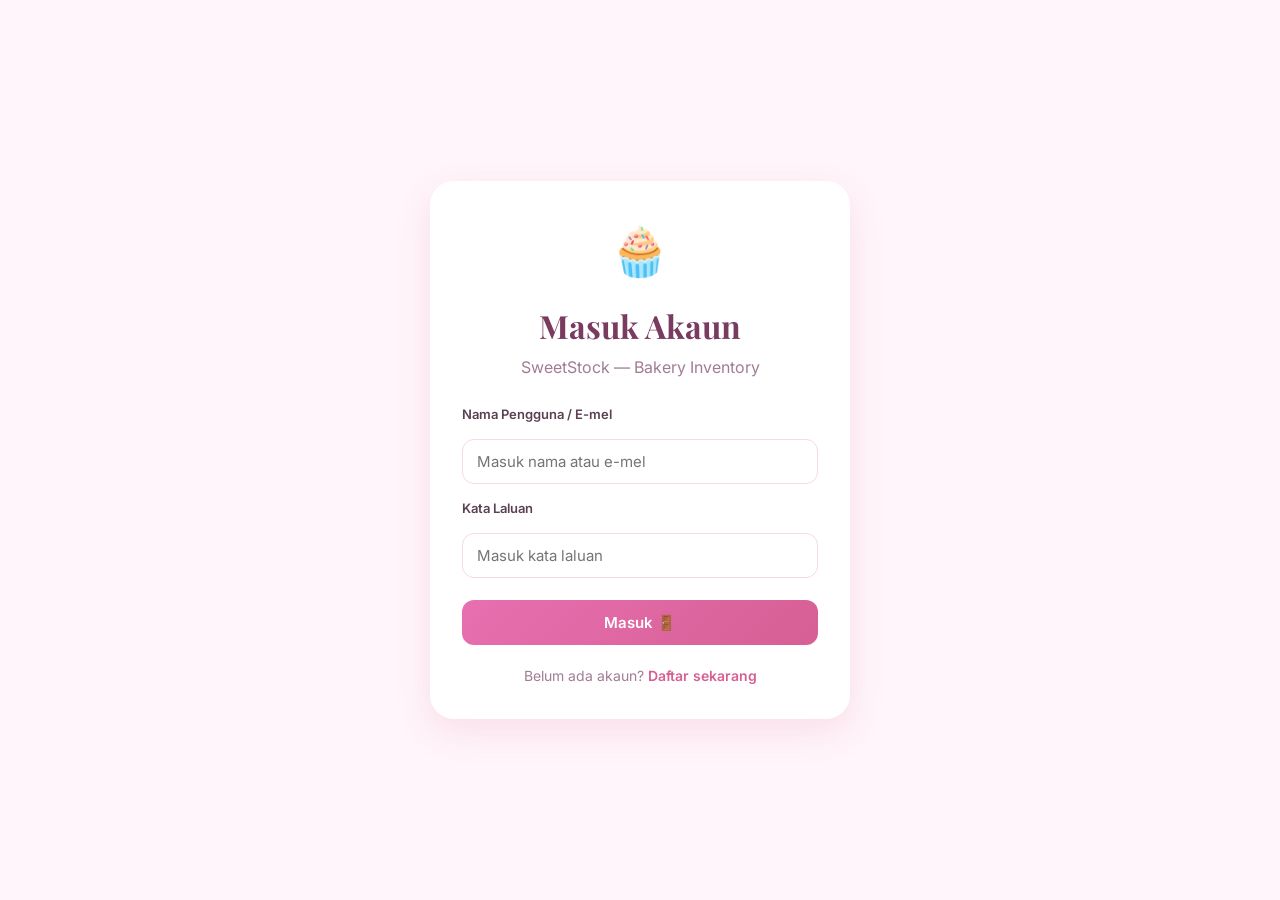
<file: index.html>
<!DOCTYPE html>
<html lang="ms">
<head>
    <meta charset="UTF-8" />
    <meta name="viewport" content="width=device-width, initial-scale=1.0" />
    <meta name="description" content="SweetStock — Bakery Inventory Management System" />
    <title>SweetStock · Bakery Inventory</title>
    <link rel="preconnect" href="https://fonts.googleapis.com">
    <link rel="preconnect" href="https://fonts.gstatic.com" crossorigin>
    <link href="https://fonts.googleapis.com/css2?family=Inter:wght@400;500;600;700&family=Playfair+Display:wght@700&display=swap" rel="stylesheet">
    <link rel="stylesheet" href="style.css" />
</head>
<body>
  <div class="app-shell">
    <aside class="sidebar" id="sidebar">
      <div class="brand">
        <div class="brand-icon">🧁</div>
        <div>
          <h1>SweetStock</h1>
          <p>Bakery Inventory</p>
        </div>
      </div>
      <nav class="nav-menu">
        <button class="nav-link active" data-section="dashboard">
          <span>⌂</span> Dashboard
        </button>
        <button class="nav-link" data-section="inventory">
          <span>▦</span> Inventory
        </button>
        <button class="nav-link" data-section="orders">
          <span>🧾</span> Orders
        </button>
        <button class="nav-link" data-section="suppliers">
          <span>🚚</span> Suppliers
        </button>
        <button class="nav-link" data-section="reports">
          <span>📊</span> Reports
        </button>
      </nav>
      <div class="sidebar-footer">
        <div class="user-card">
          <div class="avatar" id="userAvatar"></div>
          <div>
            <strong id="userName"></strong>
            <span><a href="#" id="logoutLink">Log Keluar</a></span>
          </div>
        </div>
      </div>
    </aside>
    <main class="main-content">
      <header class="topbar">
        <button class="menu-btn" id="menuBtn" aria-label="Buka Menu">☰</button>
        <div>
          <p class="eyebrow">Bakery Inventory Management</p>
          <h2 id="pageTitle">Dashboard</h2>
        </div>
        <div class="topbar-actions">
          <div class="date-chip" id="todayDate"></div>
          <button class="primary-btn" id="addProductBtn">＋ Add Product</button>
        </div>
      </header>
      <section class="content-section active" id="dashboardSection">
        <div class="hero-card">
          <div>
            <span class="badge">🍬 Inventory Overview</span>
            <h3>Keep your bakery stocked and ready 🧁</h3>
            <p>Track ingredients, finished products, stock levels and supplier activity from one simple dashboard.</p>
          </div>
          <div class="hero-illustration" aria-hidden="true">
            <div class="cupcake-3d">
    <div class="cupcake-wrapper">

        <div class="cupcake-cherry">
            🍒
        </div>

        <div class="cupcake-frosting">
            <div class="frosting-swirly"></div>

            <div class="cupcake-sprinkles">
                💕 🍬 💛
            </div>
        </div>

        <div class="cupcake-liner"></div>

    </div>
</div>
        </div>
        <div class="stats-grid">
          <article class="stat-card">
            <div class="stat-icon">📦</div>
            <div>
              <p>Total Products</p>
              <h3 id="totalProducts">0</h3>
              <span>All inventory items</span>
            </div>
          </article>
          <article class="stat-card">
            <div class="stat-icon">⚠️</div>
            <div>
              <p>Low Stock</p>
              <h3 id="lowStockCount">0</h3>
              <span>Need restocking soon</span>
            </div>
          </article>
          <article class="stat-card">
            <div class="stat-icon">💰</div>
            <div>
              <p>Inventory Value</p>
              <h3 id="inventoryValue">RM 0.00</h3>
              <span>Estimated stock value</span>
            </div>
          </article>
          <article class="stat-card">
            <div class="stat-icon">🛒</div>
            <div>
              <p>Orders Today</p>
              <h3>18</h3>
              <span>Customer orders</span>
            </div>
          </article>
        </div>
        <div class="dashboard-grid">
          <section class="panel">
            <div class="panel-header">
              <div>
                <p class="eyebrow">Stock Alert</p>
                <h3>Low Stock Items</h3>
              </div>
              <button class="text-btn" data-goto="inventory">View all →</button>
            </div>
            <div id="lowStockList" class="low-stock-list"></div>
          </section>
          <section class="panel">
            <div class="panel-header">
              <div>
                <p class="eyebrow">Activity</p>
                <h3>Recent Orders</h3>
              </div>
            </div>
            <div class="order-list">
              <div class="order-item">
                <div><strong>#BK-1048</strong><span>Chocolate Croissant × 6</span></div>
                <span class="status completed">Completed ✅</span>
              </div>
              <div class="order-item">
                <div><strong>#BK-1047</strong><span>Sourdough Loaf × 2</span></div>
                <span class="status preparing">Preparing 👩‍🍳</span>
              </div>
              <div class="order-item">
                <div><strong>#BK-1046</strong><span>Red Velvet Cupcake × 12</span></div>
                <span class="status completed">Completed ✅</span>
              </div>
              <div class="order-item">
                <div><strong>#BK-1045</strong><span>Butter Cake × 1</span></div>
                <span class="status pending">Pending ⏳</span>
              </div>
            </div>
          </section>
        </div>
      </section>
      <section class="content-section" id="inventorySection">
        <div class="panel">
          <div class="inventory-toolbar">
            <div>
              <p class="eyebrow">Product Management</p>
              <h3>Inventory List 📋</h3>
            </div>
            <div class="toolbar-actions">
              <input type="search" id="searchInput" placeholder="Search product..." />
              <select id="categoryFilter">
                <option value="all">All Categories</option>
                <option value="Ingredient">Ingredient</option>
                <option value="Bread">Bread</option>
                <option value="Pastry">Pastry</option>
                <option value="Cake">Cake</option>
              </select>
              <select id="stockFilter">
                <option value="all">All Stock</option>
                <option value="low">Low Stock</option>
                <option value="available">Available</option>
              </select>
            </div>
          </div>
          <div class="table-wrap">
            <table>
              <thead>
                <tr>
                  <th>Product</th>
                  <th>Category</th>
                  <th>Stock</th>
                  <th>Unit</th>
                  <th>Unit Price</th>
                  <th>Status</th>
                  <th>Action</th>
                </tr>
              </thead>
              <tbody id="inventoryTableBody"></tbody>
            </table>
          </div>
        </div>
      </section>
      <section class="content-section" id="ordersSection">
        <div class="empty-page-card">
          <div class="empty-icon">🧾</div>
          <h3>Order Management</h3>
          <p>Order tracking page — ready for your data.</p>
        </div>
      </section>
      <section class="content-section" id="suppliersSection">
        <div class="supplier-grid">
          <article class="supplier-card">
            <div class="supplier-logo">FM</div>
            <h3>Fresh Mills Sdn. Bhd.</h3>
            <p>Flour, sugar and baking dry goods.</p>
            <span>📞 +60 12-345 6789</span>
          </article>
          <article class="supplier-card">
            <div class="supplier-logo">DP</div>
            <h3>DairyPlus Trading</h3>
            <p>Butter, milk, cream and cheese.</p>
            <span>📞 +60 11-222 9088</span>
          </article>
          <article class="supplier-card">
            <div class="supplier-logo">CC</div>
            <h3>Cocoa Craft Supply</h3>
            <p>Chocolate, cocoa and decorations.</p>
            <span>📞 +60 13-889 1900</span>
          </article>
        </div>
      </section>
      <section class="content-section" id="reportsSection">
        <div class="reports-grid">
          <article class="panel report-card">
            <p class="eyebrow">Stock Health</p>
            <h3>Inventory Summary 📊</h3>
            <div class="progress-row">
              <div><span>✅ Available Stock</span><strong id="availablePercent">0%</strong></div>
              <div class="progress"><div id="availableBar"></div></div>
            </div>
            <div class="progress-row">
              <div><span>⚠️ Low Stock</span><strong id="lowPercent">0%</strong></div>
              <div class="progress"><div id="lowBar"></div></div>
            </div>
          </article>
          <article class="panel report-card">
            <p class="eyebrow">Estimated Value</p>
            <h3 id="reportValue">RM 0.00</h3>
            <p class="muted">Calculated using current stock × unit price.</p>
          </article>
        </div>
      </section>
    </main>
  </div>
  <div class="modal-backdrop" id="productModal">
    <div class="modal">
      <div class="modal-header">
        <div>
          <p class="eyebrow">Inventory</p>
          <h3 id="modalTitle">Add New Product ✨</h3>
        </div>
        <button class="close-btn" id="closeModalBtn" aria-label="Tutup">×</button>
      </div>
      <form id="productForm">
        <input type="hidden" id="productId" />
        <div class="form-grid">
          <label>Product Name<input id="productName" type="text" required placeholder="Contoh: Bread Flour" /></label>
          <label>Category<select id="productCategory" required>
            <option value="Ingredient">Ingredient</option>
            <option value="Bread">Bread</option>
            <option value="Pastry">Pastry</option>
            <option value="Cake">Cake</option>
          </select></label>
          <label>Stock Quantity<input id="productStock" type="number" min="0" step="0.01" required /></label>
          <label>Unit<select id="productUnit" required>
            <option value="kg">kg</option>
            <option value="pack">pack</option>
            <option value="pcs">pcs</option>
            <option value="box">box</option>
            <option value="bottle">bottle</option>
          </select></label>
          <label>Unit Price (RM)<input id="productPrice" type="number" min="0" step="0.01" required /></label>
          <label>Low Stock Level<input id="productMinimum" type="number" min="0" step="0.01" required /></label>
        </div>
        <div class="modal-actions">
          <button type="button" class="secondary-btn" id="cancelBtn">Cancel</button>
          <button type="submit" class="primary-btn">Save Product 💾</button>
        </div>
      </form>
    </div>
  </div>
  <div class="toast" id="toast"></div>
  <script src="app.js"></script>
</body>
</html>
</file>
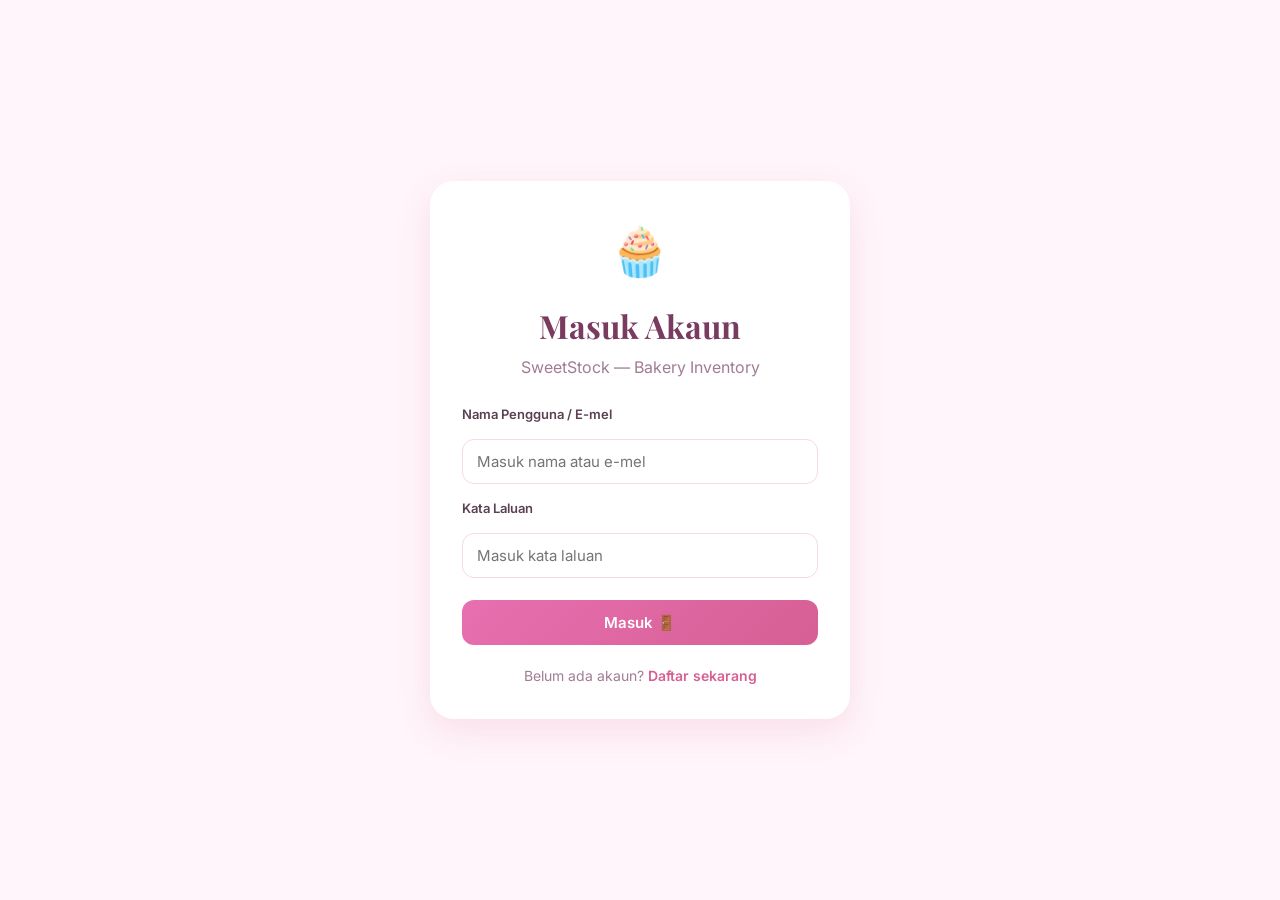
<file: login.html>
<!DOCTYPE html>
<html lang="ms">
<head>
    <meta charset="UTF-8">
    <meta name="viewport" content="width=device-width, initial-scale=1.0">
    <title>Masuk · SweetStock</title>
    <link rel="preconnect" href="https://fonts.googleapis.com">
    <link rel="preconnect" href="https://fonts.gstatic.com" crossorigin>
    <link href="https://fonts.googleapis.com/css2?family=Inter:wght@400;500;600;700&family=Playfair+Display:wght@700&display=swap" rel="stylesheet">
    <link rel="stylesheet" href="style.css">
</head>
<body class="auth-body">
    <div class="auth-card">
        <div class="auth-header">
            <div class="auth-icon">🧁</div>
            <h1>Masuk Akaun</h1>
            <p class="desc">SweetStock — Bakery Inventory</p>
        </div>
        <div class="alert error" id="errorMsg"></div>
        <form id="loginForm">
            <label>Nama Pengguna / E-mel</label>
            <input type="text" id="userInput" required placeholder="Masuk nama atau e-mel">
            <label>Kata Laluan</label>
            <input type="password" id="password" required placeholder="Masuk kata laluan">
            <button type="submit">Masuk 🚪</button>
        </form>
        <div class="link">Belum ada akaun? <a href="signup.html">Daftar sekarang</a></div>
    </div>
    <script>
        if (localStorage.getItem('sweetstock_currentUser')) {
            window.location.href = 'index.html';
        }
        const loginForm = document.getElementById('loginForm');
        const errorMsg = document.getElementById('errorMsg');
        loginForm.addEventListener('submit', e => {
            e.preventDefault();
            errorMsg.style.display = 'none';
            const userInput = document.getElementById('userInput').value.trim();
            const password = document.getElementById('password').value;
            const users = JSON.parse(localStorage.getItem('sweetstock_users') || '[]');
            const user = users.find(u => 
                (u.username === userInput || u.email === userInput) && u.password === password
            );
            if (user) {
                localStorage.setItem('sweetstock_currentUser', JSON.stringify({
                    fullName: user.fullName,
                    username: user.username
                }));
                window.location.href = 'index.html';
            } else {
                errorMsg.textContent = 'Nama pengguna/e-mel atau kata laluan salah!';
                errorMsg.style.display = 'block';
            }
        });
    </script>
</body>
</html>
</file>
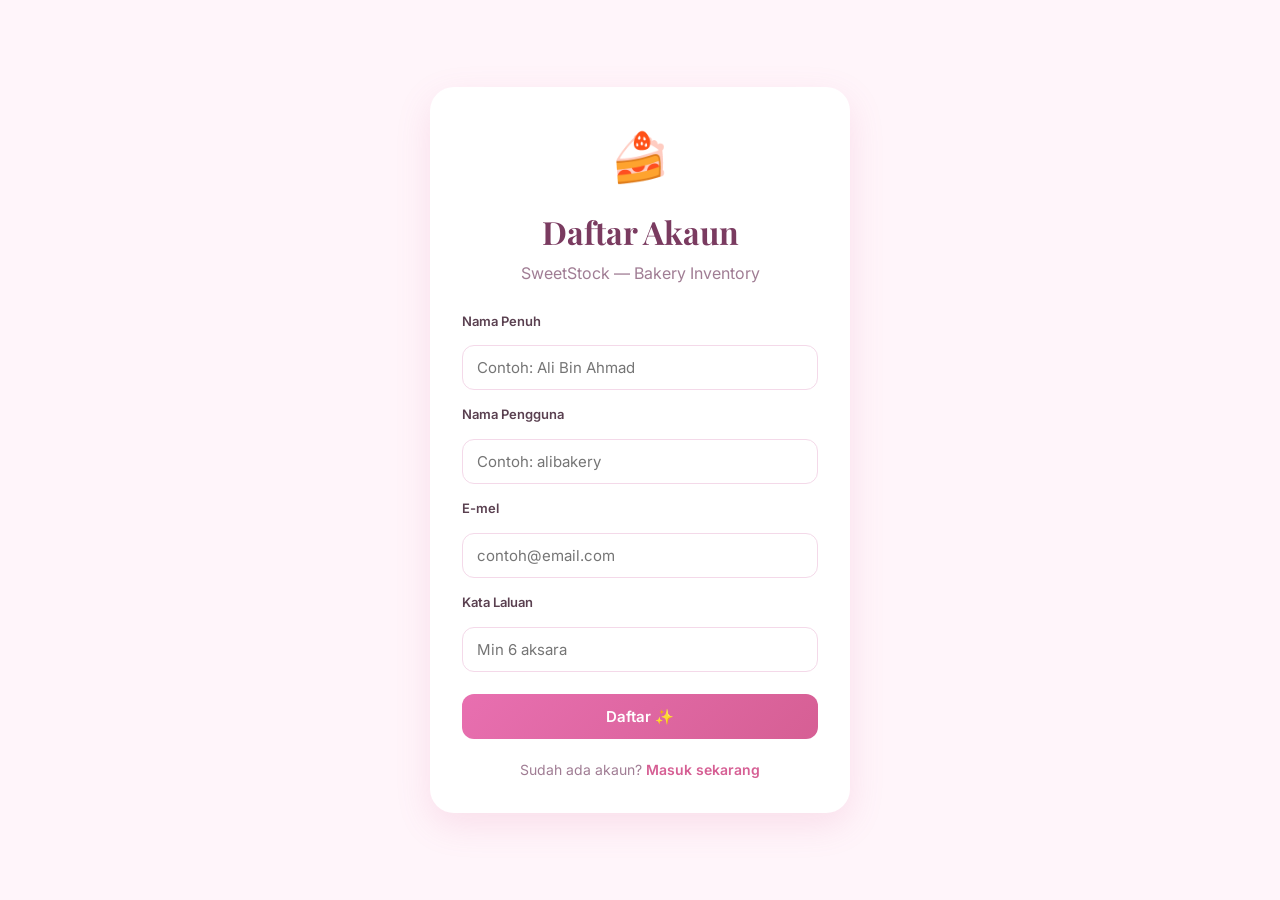
<file: signup.html>
<!DOCTYPE html>
<html lang="ms">
<head>
    <meta charset="UTF-8">
    <meta name="viewport" content="width=device-width, initial-scale=1.0">
    <title>Daftar · SweetStock</title>
    <link rel="preconnect" href="https://fonts.googleapis.com">
    <link rel="preconnect" href="https://fonts.gstatic.com" crossorigin>
    <link href="https://fonts.googleapis.com/css2?family=Inter:wght@400;500;600;700&family=Playfair+Display:wght@700&display=swap" rel="stylesheet">
    <link rel="stylesheet" href="style.css">
</head>
<body class="auth-body">
    <div class="auth-card">
        <div class="auth-header">
            <div class="auth-icon">🍰</div>
            <h1>Daftar Akaun</h1>
            <p class="desc">SweetStock — Bakery Inventory</p>
        </div>
        <div class="alert error" id="errorMsg"></div>
        <div class="alert success" id="successMsg"></div>
        <form id="signupForm">
            <label>Nama Penuh</label>
            <input type="text" id="fullName" required placeholder="Contoh: Ali Bin Ahmad">
            <label>Nama Pengguna</label>
            <input type="text" id="username" required placeholder="Contoh: alibakery">
            <label>E-mel</label>
            <input type="email" id="email" required placeholder="contoh@email.com">
            <label>Kata Laluan</label>
            <input type="password" id="password" required placeholder="Min 6 aksara">
            <button type="submit">Daftar ✨</button>
        </form>
        <div class="link">Sudah ada akaun? <a href="login.html">Masuk sekarang</a></div>
    </div>
    <script>
        if (localStorage.getItem('sweetstock_currentUser')) {
            window.location.href = 'index.html';
        }
        const signupForm = document.getElementById('signupForm');
        const errorMsg = document.getElementById('errorMsg');
        const successMsg = document.getElementById('successMsg');
        signupForm.addEventListener('submit', e => {
            e.preventDefault();
            errorMsg.style.display = 'none';
            successMsg.style.display = 'none';
            const fullName = document.getElementById('fullName').value.trim();
            const username = document.getElementById('username').value.trim();
            const email = document.getElementById('email').value.trim();
            const password = document.getElementById('password').value;
            if (password.length < 6) {
                errorMsg.textContent = 'Kata laluan sekurang-kurangnya 6 aksara!';
                errorMsg.style.display = 'block';
                return;
            }
            let users = JSON.parse(localStorage.getItem('sweetstock_users') || '[]');
            if (users.find(u => u.username === username || u.email === email)) {
                errorMsg.textContent = 'Nama pengguna atau e-mel sudah digunakan!';
                errorMsg.style.display = 'block';
                return;
            }
            users.push({ fullName, username, email, password });
            localStorage.setItem('sweetstock_users', JSON.stringify(users));
            successMsg.textContent = 'Akaun berjaya dibuat! Mengalih ke halaman masuk...';
            successMsg.style.display = 'block';
            signupForm.reset();
            setTimeout(() => window.location.href = 'login.html', 1500);
        });
    </script>
</body>
</html>
</file>
<file: style.css>
/* ===== TEMA UTAMA & GLOBAL ===== */
:root {
    --bg: #fff5fa;
    --primary: #d65f94;
    --primary-dark: #b84a7c;
    --secondary: #f8c8dc;
    --accent: #f0a8d0;
    --text: #4a3042;
    --text-light: #7a5a70;
    --muted: #a07d94;
    --error: #c03e70;
    --success: #267247;
    --warning: #e69500;
    --card-bg: #ffffff;
    --sidebar-bg: #5a2e4c;
    --sidebar-text: #fce4ef;
    --border: #f4d9e9;
    --shadow: rgba(214, 95, 148, 0.12);
}
* { margin: 0; padding: 0; box-sizing: border-box; }
body {
    font-family: "Inter", sans-serif;
    background: var(--bg);
    color: var(--text);
    line-height: 1.6;
}
a { text-decoration: none; color: inherit; }
button { font-family: inherit; cursor: pointer; border: none; }
input, select { font-family: inherit; }

/* ===== HALAMAN DAFTAR & MASUK ===== */
.auth-body {
    margin: 0;
    font-family: "Inter", sans-serif;
    background: var(--bg);
    min-height: 100vh;
    display: grid;
    place-items: center;
    padding: 20px;
}
.auth-card {
    background: white;
    border-radius: 24px;
    padding: 32px;
    width: 100%;
    max-width: 420px;
    box-shadow: 0 12px 35px rgba(214,95,148,0.15);
}
.auth-header {
    text-align: center;
    margin-bottom: 24px;
}
.auth-icon { font-size: 48px; margin-bottom: 8px; }
.auth-header h1 {
    font-family: "Playfair Display", serif;
    color: #7a3b60;
    margin: 10px 0 4px;
}
.desc { color: var(--muted); margin: 0; }
.alert { padding: 12px; border-radius: 12px; margin-bottom: 16px; display: none; }
.alert.error { background: #ffe9f2; color: var(--error); }
.alert.success { background: #e7f6ed; color: var(--success); }
.auth-body form { display: grid; gap: 14px; }
.auth-body label {
    font-size: 13px;
    font-weight: 600;
    color: #5a4050;
}
.auth-body input {
    width: 100%;
    padding: 12px 14px;
    border: 1px solid #f4d9e9;
    border-radius: 12px;
    font-size: 15px;
    outline: none;
}
.auth-body input:focus {
    border-color: var(--primary);
    box-shadow: 0 0 0 3px rgba(214,95,148,0.1);
}
.auth-body button {
    background: linear-gradient(135deg, #e86fb0, #d65f94);
    color: white;
    border: none;
    padding: 13px;
    border-radius: 12px;
    font-size: 15px;
    font-weight: 600;
    cursor: pointer;
    margin-top: 8px;
}
.auth-body button:hover { background: var(--primary-dark); }
.link {
    text-align: center;
    margin-top: 20px;
    font-size: 14px;
    color: var(--muted);
}
.link a {
    color: var(--primary);
    text-decoration: none;
    font-weight: 600;
}

/* ===== SUSUN ATUR APLIKASI ===== */
.app-shell { display: flex; min-height: 100vh; }
.sidebar {
    width: 260px;
    background: var(--sidebar-bg);
    color: var(--sidebar-text);
    display: flex;
    flex-direction: column;
    position: fixed;
    height: 100vh;
    left: 0;
    top: 0;
    z-index: 100;
}
.brand {
    display: flex;
    align-items: center;
    gap: 12px;
    padding: 24px 20px;
    border-bottom: 1px solid rgba(255,255,255,0.1);
}
.brand-icon { font-size: 32px; }
.brand h1 { font-family: "Playfair Display", serif; font-size: 20px; color: white; }
.brand p { font-size: 12px; color: var(--secondary); }
.nav-menu { flex: 1; padding: 20px 12px; }
.nav-link {
    display: flex;
    align-items: center;
    gap: 12px;
    width: 100%;
    padding: 12px 16px;
    margin-bottom: 4px;
    background: transparent;
    color: var(--sidebar-text);
    border-radius: 12px;
    font-size: 14px;
    font-weight: 500;
    transition: all 0.2s;
}
.nav-link:hover { background: rgba(255,255,255,0.08); }
.nav-link.active {
    background: var(--primary);
    color: white;
    box-shadow: 0 4px 12px rgba(214,95,148,0.3);
}
.sidebar-footer {
    padding: 20px;
    border-top: 1px solid rgba(255,255,255,0.1);
}
.user-card { display: flex; align-items: center; gap: 12px; }
.avatar {
    width: 44px; height: 44px; border-radius: 50%;
    background: linear-gradient(135deg, #e86fb0, #d65f94);
    color: white; display: flex; align-items: center; justify-content: center;
    font-weight: 700; font-size: 16px;
}
.user-card strong { display: block; color: white; font-size: 14px; }
.user-card span { font-size: 12px; color: var(--secondary); }
.user-card span a { color: inherit; text-decoration: none; }

/* ===== KANDUNGAN UTAMA ===== */
.main-content { flex: 1; margin-left: 260px; padding: 24px 32px; }
.menu-btn { display: none; font-size: 24px; background: transparent; color: var(--text); padding: 4px 10px; }
.topbar {
    display: flex; align-items: center; justify-content: space-between;
    margin-bottom: 28px; flex-wrap: wrap; gap: 16px;
}
.eyebrow { font-size: 12px; color: var(--muted); text-transform: uppercase; letter-spacing: 0.5px; }
.topbar h2 { font-size: 24px; color: var(--text); }
.topbar-actions { display: flex; align-items: center; gap: 12px; }
.date-chip {
    background: white; padding: 8px 14px; border-radius: 20px;
    font-size: 13px; color: var(--text-light); box-shadow: 0 2px 6px var(--shadow);
}
.primary-btn {
    background: linear-gradient(135deg, #e86fb0, #d65f94);
    color: white; padding: 10px 20px; border-radius: 12px;
    font-size: 14px; font-weight: 600;
    box-shadow: 0 4px 12px rgba(214,95,148,0.3); transition: transform 0.2s;
}
.primary-btn:hover { transform: translateY(-2px); }

/* ===== KANDUNGAN BAHAGIAN ===== */
.content-section { display: none; }
.content-section.active { display: block; animation: fadeIn 0.3s ease; }
@keyframes fadeIn {
    from { opacity: 0; transform: translateY(8px); }
    to { opacity: 1; transform: translateY(0); }
}

/* ===== KAD UTAMA ===== */
.hero-card {
    background: white; border-radius: 20px; padding: 32px;
    display: flex; align-items: center; justify-content: space-between;
    gap: 24px; margin-bottom: 28px;
    box-shadow: 0 6px 20px var(--shadow); flex-wrap: wrap;
}
.badge {
    display: inline-block; background: #ffe9f2; color: var(--primary);
    padding: 6px 14px; border-radius: 20px; font-size: 12px;
    font-weight: 600; margin-bottom: 12px;
}
.hero-card h3 { font-size: 26px; margin-bottom: 8px; color: var(--text); }
.hero-card p { color: var(--text-light); max-width: 500px; }
.hero-illustration { padding: 10px; min-width: 160px; display: flex; justify-content: center; }

/* MATIKAN SEMUA ANIMATION LAMA */

.cupcake-3d *,
.cupcake-wrapper *,
.cupcake-frosting *,
.frosting-swirly *,
.cupcake-sprinkles *,
.cupcake-cherry * {
    animation: none !important;
}
/* DESKTOP */

@media (min-width: 769px) {

    .cupcake-3d {
        position: relative !important;
        transform: none !important;
    }

}
/* MOBILE */

@media (max-width: 768px) {

    .cupcake-3d {
        width: 130px !important;
        height: 170px !important;

        flex-basis: 130px !important;
    }

    .cupcake-wrapper {
        transform: scale(0.85) !important;
        transform-origin: top center !important;
    }

}

/* ===== REDUCE MOTION ===== */

@media (prefers-reduced-motion: reduce) {

    .cupcake-3d,
    .cupcake-sprinkles {
        animation: none;
    }
}

/* ===== STATISTIK ===== */
.stats-grid {
    display: grid; grid-template-columns: repeat(auto-fit, minmax(220px, 1fr));
    gap: 20px; margin-bottom: 28px;
}
.stat-card {
    background: white; border-radius: 16px; padding: 24px;
    display: flex; gap: 14px; box-shadow: 0 4px 14px var(--shadow);
}
.stat-icon { font-size: 32px; }
.stat-card p { font-size: 13px; color: var(--muted); }
.stat-card h3 { font-size: 28px; color: var(--text); }
.stat-card span { font-size: 12px; color: var(--muted); }

/* ===== BAHAGIAN BAWAH ===== */
.dashboard-grid {
    display: grid; grid-template-columns: repeat(auto-fit, minmax(380px, 1fr)); gap: 20px;
}
.panel {
    background: white; border-radius: 16px; padding: 24px;
    box-shadow: 0 4px 14px var(--shadow);
}
.panel-header {
    display: flex; justify-content: space-between; align-items: center; margin-bottom: 16px;
}
.panel-header h3 { font-size: 18px; color: var(--text); }
.text-btn { background: transparent; color: var(--primary); font-size: 13px; font-weight: 600; }
.low-stock-list, .order-list { margin-top: 12px; }
.stock-alert, .order-item {
    display: flex; justify-content: space-between; align-items: center;
    padding: 12px 0; border-bottom: 1px solid var(--border);
}
.stock-alert:last-child, .order-item:last-child { border-bottom: none; }
.stock-alert strong { display: block; }
.stock-alert span { font-size: 12px; color: var(--muted); }
.stock-qty { color: var(--error); font-weight: 600; }
.status {
    padding: 4px 10px; border-radius: 12px; font-size: 12px; font-weight: 600;
}
.status.completed { background: #e7f6ed; color: var(--success); }
.status.preparing { background: #fff4e5; color: #b37400; }
.status.pending { background: #f3e5ff; color: #7b48b8; }

/* ===== JADUAL INVENTORI ===== */
.inventory-toolbar {
    display: flex; justify-content: space-between; align-items: center;
    flex-wrap: wrap; gap: 12px; margin-bottom: 16px;
}
.toolbar-actions { display: flex; gap: 8px; flex-wrap: wrap; }
.toolbar-actions input, .toolbar-actions select {
    padding: 8px 12px; border: 1px solid var(--border);
    border-radius: 10px; font-size: 13px;
}
.table-wrap { overflow-x: auto; }
table { width: 100%; border-collapse: collapse; }
th {
    background: var(--bg); padding: 12px; text-align: left;
    font-size: 12px; color: var(--muted); text-transform: uppercase;
}
td { padding: 14px 12px; border-bottom: 1px solid var(--border); font-size: 14px; }
.stock-status {
    padding: 4px 10px; border-radius: 12px; font-size: 12px; font-weight: 600;
}
.stock-status.low { background: #ffe9f2; color: var(--error); }
.stock-status.available { background: #e7f6ed; color: var(--success); }
.action-group { display: flex; gap: 6px; }
.icon-btn {
    background: var(--bg); border: none; width: 32px; height: 32px;
    border-radius: 8px; font-size: 14px; cursor: pointer;
}

/* ===== PEMBEKAL & LAPORAN ===== */
.supplier-grid, .reports-grid {
    display: grid; grid-template-columns: repeat(auto-fit, minmax(260px, 1fr)); gap: 20px;
}
.supplier-card {
    background: white; border-radius: 16px; padding: 24px;
    box-shadow: 0 4px 14px var(--shadow);
}
.supplier-logo {
    width: 48px; height: 48px; border-radius: 12px;
    background: linear-gradient(135deg, #e86fb0, #d65f94);
    color: white; display: flex; align-items: center; justify-content: center;
    font-weight: 700; margin-bottom: 12px;
}
.supplier-card h3 { font-size: 16px; margin-bottom: 4px; }
.supplier-card p { font-size: 13px; color: var(--muted); margin-bottom: 8px; }
.supplier-card span { font-size: 13px; color: var(--text-light); }
.progress-row { margin: 16px 0; }
.progress-row > div:first-child {
    display: flex; justify-content: space-between; margin-bottom: 6px;
}
.progress {
    height: 10px; background: var(--bg); border-radius: 5px; overflow: hidden;
}
.progress > div { height: 100%; border-radius: 5px; transition: width 0.5s ease; }
#availableBar { background: linear-gradient(90deg, #4cc978, #38a860); }
#lowBar { background: linear-gradient(90deg, #f2a65a, #e68a00); }
.muted { color: var(--muted); font-size: 13px; margin-top: 4px; }
.empty-page-card { text-align: center; padding: 60px 20px; color: var(--muted); }
.empty-icon { font-size: 48px; margin-bottom: 16px; }

/* ===== MODAL ===== */
.modal-backdrop {
    position: fixed; inset: 0; background: rgba(0,0,0,0.5);
    display: flex; align-items: center; justify-content: center;
    z-index: 200; opacity: 0; visibility: hidden; transition: all 0.3s;
}
.modal-backdrop.show { opacity: 1; visibility: visible; }
.modal {
    background: white; border-radius: 20px; width: 90%; max-width: 520px;
    padding: 28px; transform: translateY(20px); transition: transform 0.3s;
}
.modal-backdrop.show .modal { transform: translateY(0); }
.modal-header {
    display: flex; justify-content: space-between; align-items: flex-start; margin-bottom: 20px;
}
.close-btn { font-size: 24px; background: transparent; color: var(--muted); padding: 0; line-height: 1; }
.form-grid { display: grid; grid-template-columns: repeat(2, 1fr); gap: 14px; }
.form-grid label {
    display: flex; flex-direction: column; gap: 6px;
    font-size: 13px; font-weight: 600; color: var(--text-light);
}
.form-grid input, .form-grid select {
    padding: 10px 12px; border: 1px solid var(--border); border-radius: 10px; font-size: 14px;
}
.form-grid input:focus, .form-grid select:focus {
    outline: none; border-color: var(--primary);
    box-shadow: 0 0 0 3px rgba(214,95,148,0.1);
}
.form-grid label:nth-child(1),
.form-grid label:nth-child(3) { grid-column: 1 / -1; }
.modal-actions { display: flex; justify-content: flex-end; gap: 10px; margin-top: 20px; }
.secondary-btn {
    background: var(--border); color: var(--text); padding: 10px 20px;
    border-radius: 12px; font-size: 14px; font-weight: 600;
}
.toast {
    position: fixed; bottom: 24px; right: 24px; background: var(--text);
    color: white; padding: 14px 24px; border-radius: 12px;
    box-shadow: 0 6px 20px rgba(0,0,0,0.2);
    transform: translateY(100px); opacity: 0; transition: all 0.3s; z-index: 300;
}
.toast.show { transform: translateY(0); opacity: 1; }

/* ===== RESPONSIF ===== */
@media (max-width: 768px) {
    .sidebar { transform: translateX(-100%); transition: transform 0.3s; }
    .sidebar.open { transform: translateX(0); }
    .menu-btn { display: block; }
    .main-content { margin-left: 0; padding: 16px; }
    .hero-card { flex-direction: column; text-align: center; }
    .form-grid { grid-template-columns: 1fr; }
    .stats-grid { grid-template-columns: 1fr 1fr; }
    .dashboard-grid { grid-template-columns: 1fr; }
}
/* =========================================
   SWEETSTOCK CUPCAKE - STABLE VERSION
   ========================================= */

.cupcake-3d {
    width: 160px !important;
    height: 200px !important;

    position: relative !important;

    display: block !important;

    flex: 0 0 160px !important;
    flex-shrink: 0 !important;

    /* MATIKAN animation supaya tidak lari */
    animation: none !important;

    transform: none !important;

    box-sizing: border-box;
}


/* CUPCAKE WRAPPER */

.cupcake-wrapper {
    width: 140px !important;
    height: 180px !important;

    position: absolute !important;

    left: 10px !important;
    top: 10px !important;

    display: block !important;

    margin: 0 !important;
    padding: 0 !important;

    transform: none !important;

    box-sizing: border-box;
}


/* LINER / BAWAH CUPCAKE */

.cupcake-liner {
    width: 120px !important;
    height: 50px !important;

    position: absolute !important;

    left: 10px !important;
    top: 115px !important;

    margin: 0 !important;

    background: linear-gradient(
        180deg,
        #f8e2c8 0%,
        #f0d0a8 100%
    ) !important;

    clip-path: polygon(
        10% 0%,
        90% 0%,
        100% 100%,
        0% 100%
    );

    border-radius: 0 0 8px 8px;

    transform: none !important;

    z-index: 1;

    box-sizing: border-box;
}


/* FROSTING */

.cupcake-frosting {
    width: 100px !important;
    height: 60px !important;

    position: absolute !important;

    left: 20px !important;
    top: 65px !important;

    margin: 0 !important;

    background: linear-gradient(
        180deg,
        #f8c8dc 0%,
        #f0a8c8 100%
    ) !important;

    border-radius: 50px 50px 12px 12px;

    transform: none !important;

    z-index: 3;

    box-sizing: border-box;
}


/* FROSTING ATAS */

.frosting-swirly {
    width: 80px !important;
    height: 50px !important;

    position: absolute !important;

    left: 10px !important;
    top: -22px !important;

    margin: 0 !important;

    background: linear-gradient(
        180deg,
        #fce4ef 0%,
        #f8c8dc 100%
    ) !important;

    border-radius: 50px 50px 15px 15px;

    transform: none !important;

    z-index: 4;

    box-sizing: border-box;
}


/* SPRINKLES */

.cupcake-sprinkles {
    width: 70px !important;

    position: absolute !important;

    left: 15px !important;
    top: 18px !important;

    margin: 0 !important;

    display: flex !important;

    align-items: center !important;
    justify-content: center !important;

    gap: 3px;

    transform: none !important;

    z-index: 5;

    font-size: 11px;

    animation: none !important;

    pointer-events: none;
}


/* CHERRY */

.cupcake-cherry {
    position: absolute !important;

    left: 50px !important;
    top: 0px !important;

    margin: 0 !important;

    width: 40px !important;
    height: 35px !important;

    display: flex !important;

    align-items: center !important;
    justify-content: center !important;

    transform: none !important;

    z-index: 20;

    font-size: 26px;

    line-height: 1;

    filter: drop-shadow(
        0 2px 4px rgba(0, 0, 0, 0.15)
    );

    pointer-events: none;
}


/* MATIKAN SEMUA ANIMATION LAMA */

.cupcake-3d *,
.cupcake-wrapper *,
.cupcake-frosting *,
.frosting-swirly *,
.cupcake-sprinkles *,
.cupcake-cherry * {
    animation: none !important;
}


/* DESKTOP */

@media (min-width: 769px) {

    .cupcake-3d {
        position: relative !important;
        transform: none !important;
    }

}


/* MOBILE */

@media (max-width: 768px) {

    .cupcake-3d {
        width: 130px !important;
        height: 170px !important;

        flex-basis: 130px !important;
    }

    .cupcake-wrapper {
        transform: scale(0.85) !important;
        transform-origin: top center !important;
    }

}
</file>
